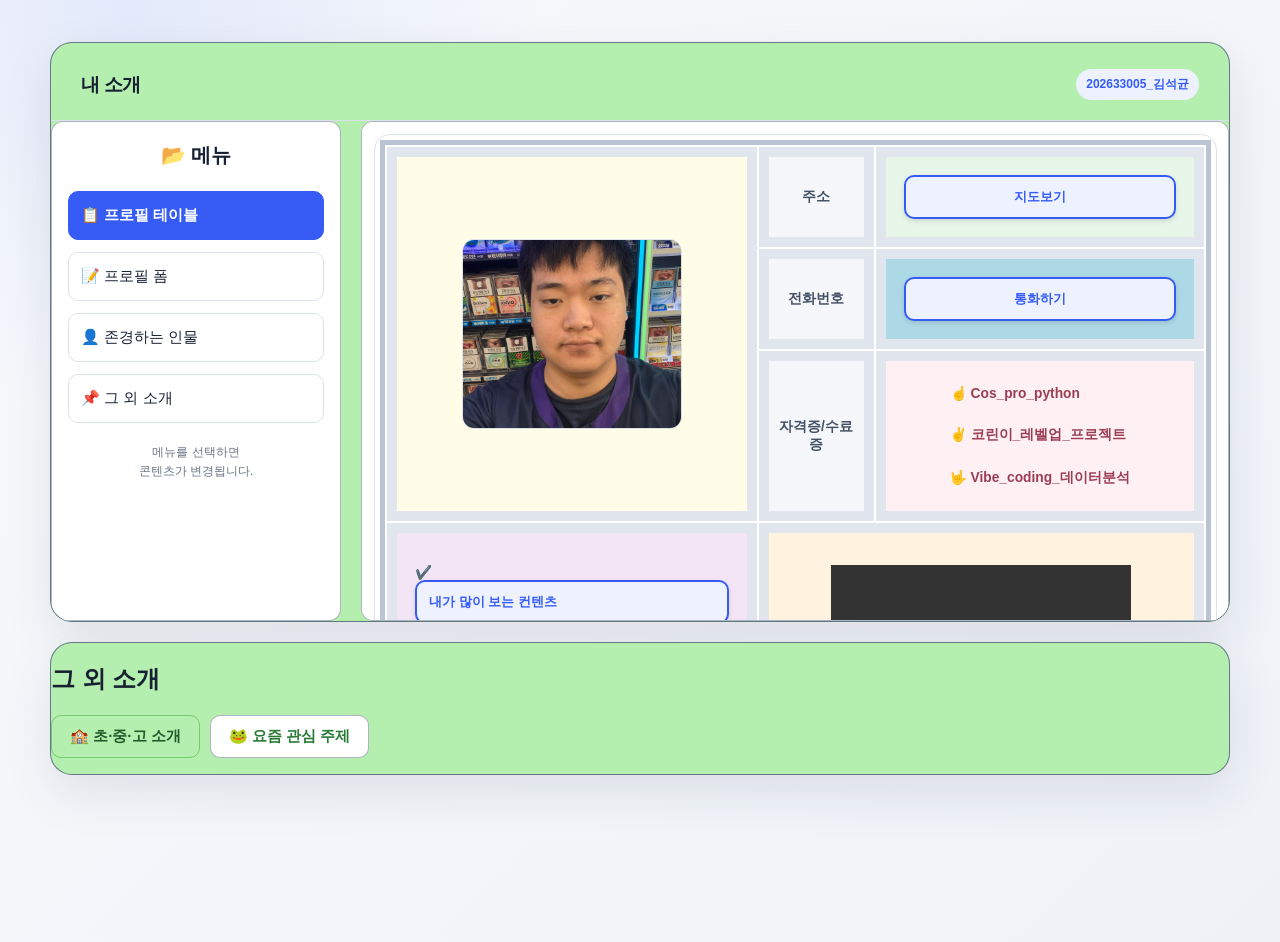
<file: web_project_updated/web_project_updated/web_project/index.html>
<!DOCTYPE html>
<html lang="ko">
<head>
<meta charset="UTF-8">
<meta name="viewport" content="width=device-width, initial-scale=1.0">
<title>202633005_김석균 | 내 소개 & Profile</title>
<link rel="stylesheet" href="style.css">
</head>
<body>
<main class="page">
<section class="card intro-card">
  <div class="intro-head">
    <h2>내 소개</h2>
    <span class="student-id">202633005_김석균</span>
  </div>
  <div class="intro-layout">
    <div class="menu-box">
      <iframe src="iframe/menu.html" title="페이지 메뉴" style="width:100%; height:100%; border:0;"></iframe>
    </div>
    <div class="content-box">
      <iframe id="profileTableContent" src="content-box/profile-table.html" title="프로필 테이블" style="display:block; width:100%; height:100%; border:0;"></iframe>
      <iframe id="profileFormContent" src="content-box/profile-form.html" title="프로필 폼" style="display:none; width:100%; height:100%; border:0;"></iframe>
      <iframe id="ahnContent" src="content-box/model.html" title="나의 롤모델" style="display:none; width:100%; height:100%; border:0;"></iframe>
    </div>
  </div>
</section>


<section class="card other-intro-section" id="otherIntroSection">
    <h2>그 외 소개</h2>

    <div class="extra-menu">
        <button type="button" class="extra-button active" data-extra-page="schools">
            🏫 초·중·고 소개
        </button>

        <button type="button" class="extra-button" data-extra-page="frog">
            🐸 요즘 관심 주제
        </button>
    </div>

    <div id="extraContentBox" class="extra-content-box" hidden>
        <iframe
            id="extraContentFrame"
            title="초중고 소개"
        ></iframe>
    </div>
</section>


</main>
<script>
window.addEventListener("message", function (event) {
    if (!event.data || event.data.type !== "showPage") return;

    const page = event.data.page;

    // 추가 소개 메뉴 처리
    if (page === "extra") {
        const section = document.getElementById("otherIntroSection");
        const contentBox = document.getElementById("extraContentBox");

        if (!section || !contentBox) return;

        contentBox.hidden = false;

        requestAnimationFrame(function () {
            section.scrollIntoView({
                behavior: "smooth",
                block: "start"
            });
        });

        return;
    }

    // 기존 프로필 메뉴 처리
    const pages = {
        "profile-table": document.getElementById("profileTableContent"),
        "profile-form": document.getElementById("profileFormContent"),
        "ahn": document.getElementById("ahnContent")
    };

    if (!pages[page]) return;

    Object.values(pages).forEach(function (frame) {
        frame.style.display = "none";
    });

    pages[page].style.display = "block";

    document.querySelector(".content-box").scrollIntoView({
        behavior: "smooth",
        block: "start"
    });
});

const extraSection = document.getElementById("otherIntroSection");
const extraContentBox = document.getElementById("extraContentBox");
const extraContentFrame = document.getElementById("extraContentFrame");

const extraButtons = document.querySelectorAll("[data-extra-page]");

const extraPages = {
    schools: {
        src: "content-box/schools.html",
        title: "초·중·고 소개"
    },
    frog: {
        src: "content-box/frog_boys_case.html",
        title: "개구리 소년 실종 사건"
    }
};

extraButtons.forEach(function (button) {
    button.addEventListener("click", function () {
        const page = extraPages[button.dataset.extraPage];

        if (!page) return;

        // 콘텐츠 영역 표시
        extraContentBox.hidden = false;

        // 선택한 HTML 파일을 처음으로 불러오거나 다른 페이지로 교체
        if (extraContentFrame.getAttribute("src") !== page.src) {
            extraContentFrame.src = page.src;
        }

        extraContentFrame.title = page.title;

        // 선택된 버튼의 디자인 변경
        extraButtons.forEach(function (item) {
            item.classList.remove("active");
        });

        button.classList.add("active");

        // 그 외 소개 영역으로 부드럽게 이동
        requestAnimationFrame(function () {
            extraSection.scrollIntoView({
                behavior: "smooth",
                block: "start"
            });
        });
    });
});

</script>
</body>
</html>
</file>
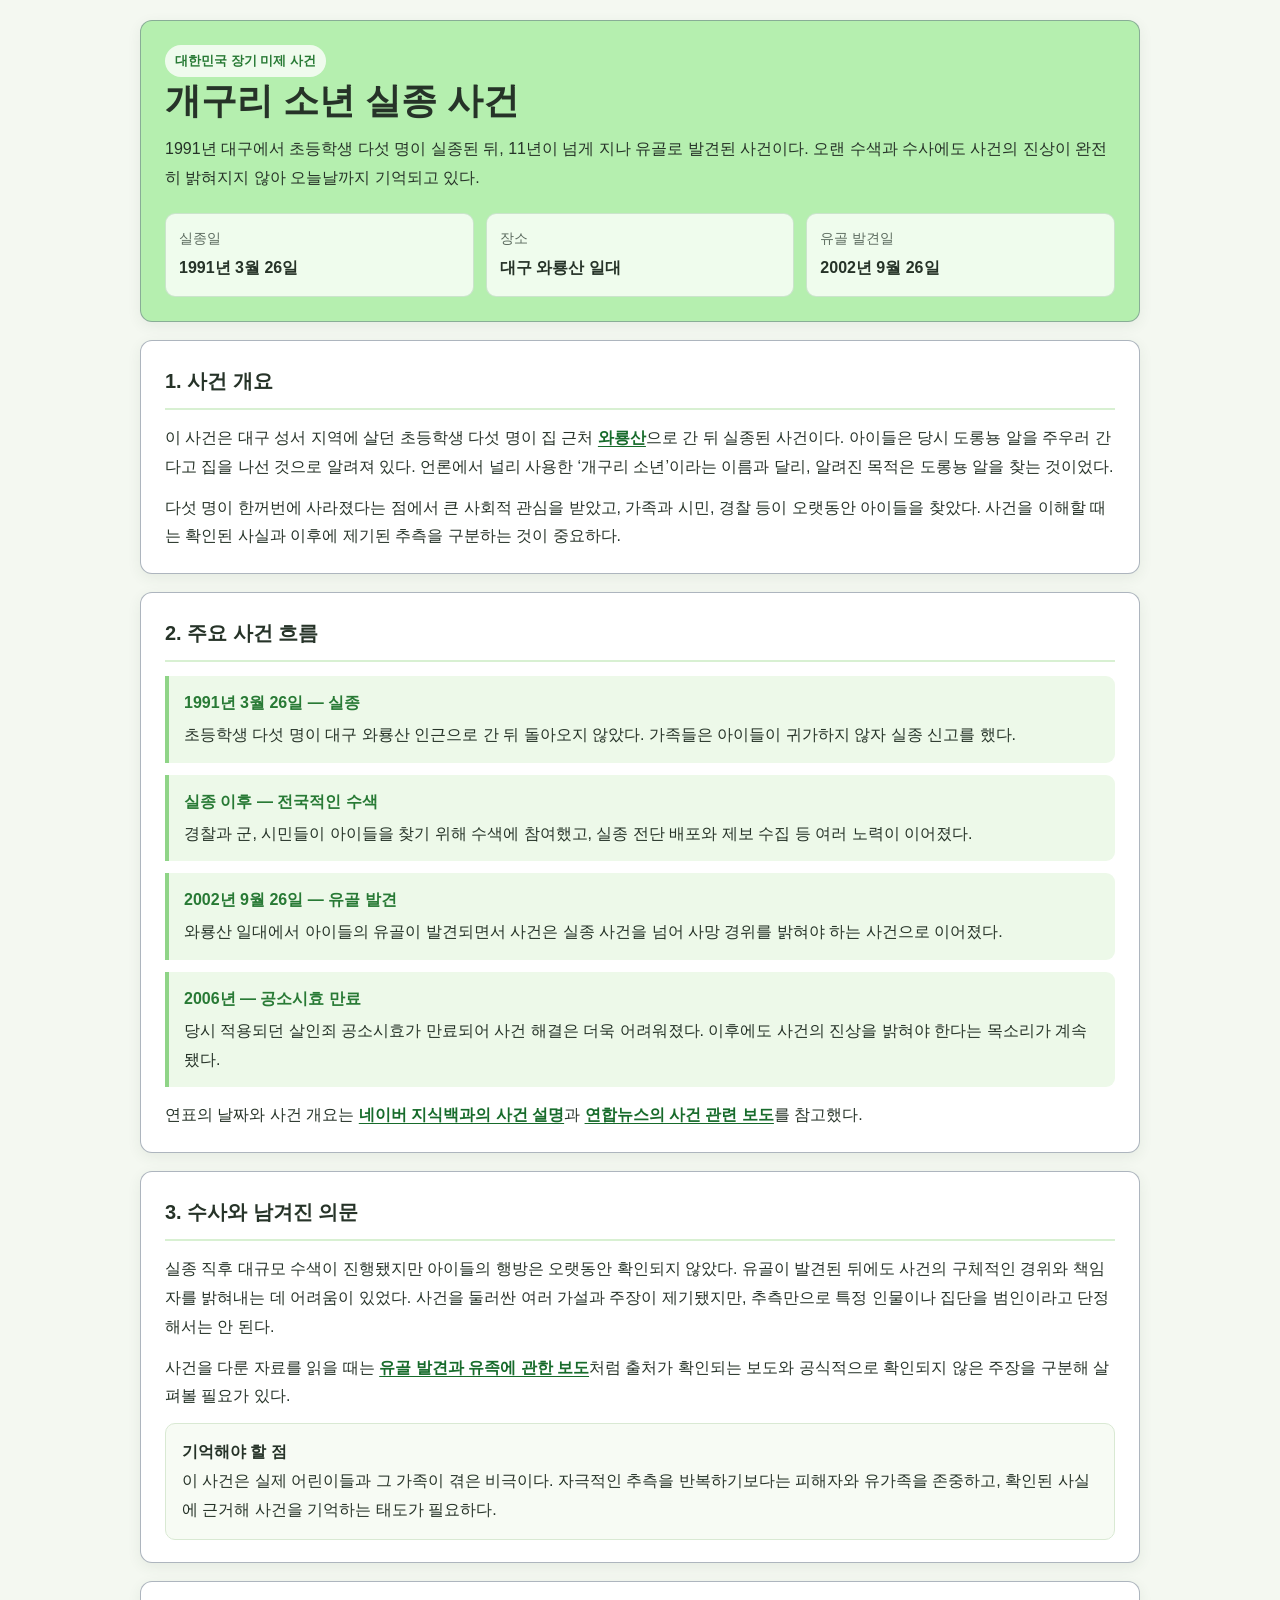
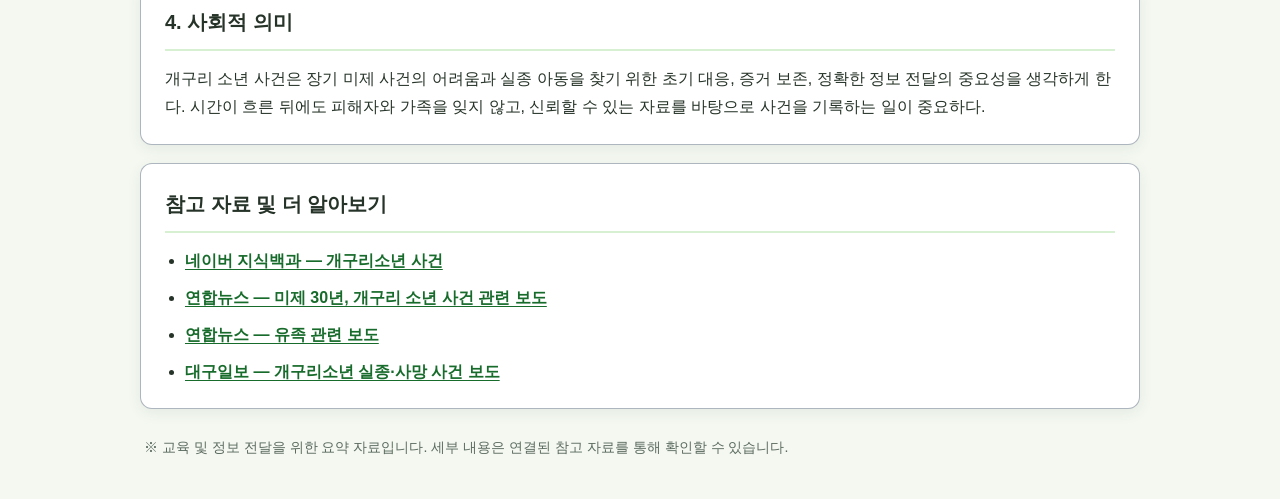
<file: web_project_updated/web_project_updated/web_project/content-box/frog_boys_case.html>
<!DOCTYPE html>
<html lang="ko">
<head>
<meta charset="UTF-8">
<meta name="viewport" content="width=device-width, initial-scale=1.0">
<title>개구리 소년 실종 사건</title>
<style>
:root{--green:#b5efaf;--dark:#287a35;--soft:#edf9e9;--text:#263328;--muted:#5c6b5f;--border:rgba(93,108,127,.5);--radius:12px}
*{box-sizing:border-box}
html{scroll-behavior:smooth}
body{margin:0;padding:20px;background:#f4f8f1;color:var(--text);font-family:"Malgun Gothic","Apple SD Gothic Neo",sans-serif;line-height:1.8;overflow-wrap:break-word}
main{max-width:1000px;margin:0 auto}
.hero,.card,.sources{background:#fff;border:1px solid var(--border);border-radius:var(--radius);box-shadow:0 4px 14px rgba(48,77,48,.08);overflow:hidden;margin-bottom:18px}
.hero{background:var(--green);padding:24px}
.tag{display:inline-block;margin:0 0 8px;padding:4px 10px;border-radius:999px;background:#ffffffc7;color:var(--dark);font-size:.82rem;font-weight:700}
h1{margin:0 0 10px;font-size:clamp(1.6rem,4vw,2.25rem);line-height:1.35}
.hero p{margin:0}
.facts{display:grid;grid-template-columns:repeat(3,minmax(0,1fr));gap:12px;margin-top:20px}
.fact{padding:13px;background:#ffffffc7;border:1px solid #287a352e;border-radius:10px}
.fact span{display:block;color:var(--muted);font-size:.85rem}.fact strong{display:block;margin-top:3px}
.card,.sources{padding:22px 24px}
h2{margin:0 0 14px;padding-bottom:9px;border-bottom:2px solid #d8f0d2;font-size:1.25rem}
h3{margin:20px 0 8px;color:var(--dark);font-size:1.05rem}
p{margin:0 0 12px}p:last-child{margin-bottom:0}
a{color:#176b2b;font-weight:600;text-decoration:underline;text-underline-offset:3px}
a:hover,a:focus{color:#0d421a;background:#e8f8e4;outline-offset:3px}
.timeline{display:grid;gap:12px;margin:0;padding:0;list-style:none}
.timeline li{padding:13px 15px;border-left:4px solid #8fd487;border-radius:0 9px 9px 0;background:var(--soft)}
.timeline time{display:block;margin-bottom:3px;color:var(--dark);font-weight:700}
.notice{padding:14px 16px;background:#f7fbf4;border:1px solid #d9e9d3;border-radius:10px}
.sources ul{margin:0;padding-left:20px}.sources li+li{margin-top:8px}
.note{padding:8px 4px 18px;color:var(--muted);font-size:.88rem}
@media(max-width:650px){body{padding:12px}.hero,.card,.sources{padding:18px}.facts{grid-template-columns:1fr}}
</style>
</head>
<body>
<main>
<header class="hero">
<p class="tag">대한민국 장기 미제 사건</p>
<h1>개구리 소년 실종 사건</h1>
<p>1991년 대구에서 초등학생 다섯 명이 실종된 뒤, 11년이 넘게 지나 유골로 발견된 사건이다. 오랜 수색과 수사에도 사건의 진상이 완전히 밝혀지지 않아 오늘날까지 기억되고 있다.</p>
<div class="facts" aria-label="사건 주요 정보">
<div class="fact"><span>실종일</span><strong>1991년 3월 26일</strong></div>
<div class="fact"><span>장소</span><strong>대구 와룡산 일대</strong></div>
<div class="fact"><span>유골 발견일</span><strong>2002년 9월 26일</strong></div>
</div>
</header>
<section class="card" id="overview">
<h2>1. 사건 개요</h2>
<p>이 사건은 대구 성서 지역에 살던 초등학생 다섯 명이 집 근처 <a href="https://terms.naver.com/entry.naver?categoryId=43667&amp;cid=43667&amp;docId=65746" target="_blank" rel="noopener noreferrer">와룡산</a>으로 간 뒤 실종된 사건이다. 아이들은 당시 도롱뇽 알을 주우러 간다고 집을 나선 것으로 알려져 있다. 언론에서 널리 사용한 ‘개구리 소년’이라는 이름과 달리, 알려진 목적은 도롱뇽 알을 찾는 것이었다.</p>
<p>다섯 명이 한꺼번에 사라졌다는 점에서 큰 사회적 관심을 받았고, 가족과 시민, 경찰 등이 오랫동안 아이들을 찾았다. 사건을 이해할 때는 확인된 사실과 이후에 제기된 추측을 구분하는 것이 중요하다.</p>
</section>
<section class="card" id="timeline">
<h2>2. 주요 사건 흐름</h2>
<ol class="timeline">
<li><time datetime="1991-03-26">1991년 3월 26일 — 실종</time>초등학생 다섯 명이 대구 와룡산 인근으로 간 뒤 돌아오지 않았다. 가족들은 아이들이 귀가하지 않자 실종 신고를 했다.</li>
<li><time>실종 이후 — 전국적인 수색</time>경찰과 군, 시민들이 아이들을 찾기 위해 수색에 참여했고, 실종 전단 배포와 제보 수집 등 여러 노력이 이어졌다.</li>
<li><time datetime="2002-09-26">2002년 9월 26일 — 유골 발견</time>와룡산 일대에서 아이들의 유골이 발견되면서 사건은 실종 사건을 넘어 사망 경위를 밝혀야 하는 사건으로 이어졌다.</li>
<li><time datetime="2006-03-26">2006년 — 공소시효 만료</time>당시 적용되던 살인죄 공소시효가 만료되어 사건 해결은 더욱 어려워졌다. 이후에도 사건의 진상을 밝혀야 한다는 목소리가 계속됐다.</li>
</ol>
<p style="margin-top:14px">연표의 날짜와 사건 개요는 <a href="https://terms.naver.com/entry.naver?categoryId=43667&amp;cid=43667&amp;docId=65746" target="_blank" rel="noopener noreferrer">네이버 지식백과의 사건 설명</a>과 <a href="https://www.yna.co.kr/view/AKR20210325129300053" target="_blank" rel="noopener noreferrer">연합뉴스의 사건 관련 보도</a>를 참고했다.</p>
</section>
<section class="card" id="investigation">
<h2>3. 수사와 남겨진 의문</h2>
<p>실종 직후 대규모 수색이 진행됐지만 아이들의 행방은 오랫동안 확인되지 않았다. 유골이 발견된 뒤에도 사건의 구체적인 경위와 책임자를 밝혀내는 데 어려움이 있었다. 사건을 둘러싼 여러 가설과 주장이 제기됐지만, 추측만으로 특정 인물이나 집단을 범인이라고 단정해서는 안 된다.</p>
<p>사건을 다룬 자료를 읽을 때는 <a href="https://www.yna.co.kr/view/AKR20220423021700053" target="_blank" rel="noopener noreferrer">유골 발견과 유족에 관한 보도</a>처럼 출처가 확인되는 보도와 공식적으로 확인되지 않은 주장을 구분해 살펴볼 필요가 있다.</p>
<div class="notice"><strong>기억해야 할 점</strong><p>이 사건은 실제 어린이들과 그 가족이 겪은 비극이다. 자극적인 추측을 반복하기보다는 피해자와 유가족을 존중하고, 확인된 사실에 근거해 사건을 기억하는 태도가 필요하다.</p></div>
</section>
<section class="card" id="significance">
<h2>4. 사회적 의미</h2>
<p>개구리 소년 사건은 장기 미제 사건의 어려움과 실종 아동을 찾기 위한 초기 대응, 증거 보존, 정확한 정보 전달의 중요성을 생각하게 한다. 시간이 흐른 뒤에도 피해자와 가족을 잊지 않고, 신뢰할 수 있는 자료를 바탕으로 사건을 기록하는 일이 중요하다.</p>
</section>
<section class="sources" id="sources">
<h2>참고 자료 및 더 알아보기</h2>
<ul>
<li><a href="https://terms.naver.com/entry.naver?categoryId=43667&amp;cid=43667&amp;docId=65746" target="_blank" rel="noopener noreferrer">네이버 지식백과 — 개구리소년 사건</a></li>
<li><a href="https://www.yna.co.kr/view/AKR20210325129300053" target="_blank" rel="noopener noreferrer">연합뉴스 — 미제 30년, 개구리 소년 사건 관련 보도</a></li>
<li><a href="https://www.yna.co.kr/view/AKR20220423021700053" target="_blank" rel="noopener noreferrer">연합뉴스 — 유족 관련 보도</a></li>
<li><a href="https://www.idaegu.com/news/articleView.html?idxno=381061" target="_blank" rel="noopener noreferrer">대구일보 — 개구리소년 실종·사망 사건 보도</a></li>
</ul>
</section>
<p class="note">※ 교육 및 정보 전달을 위한 요약 자료입니다. 세부 내용은 연결된 참고 자료를 통해 확인할 수 있습니다.</p>
</main>
</body>
</html>
</file>
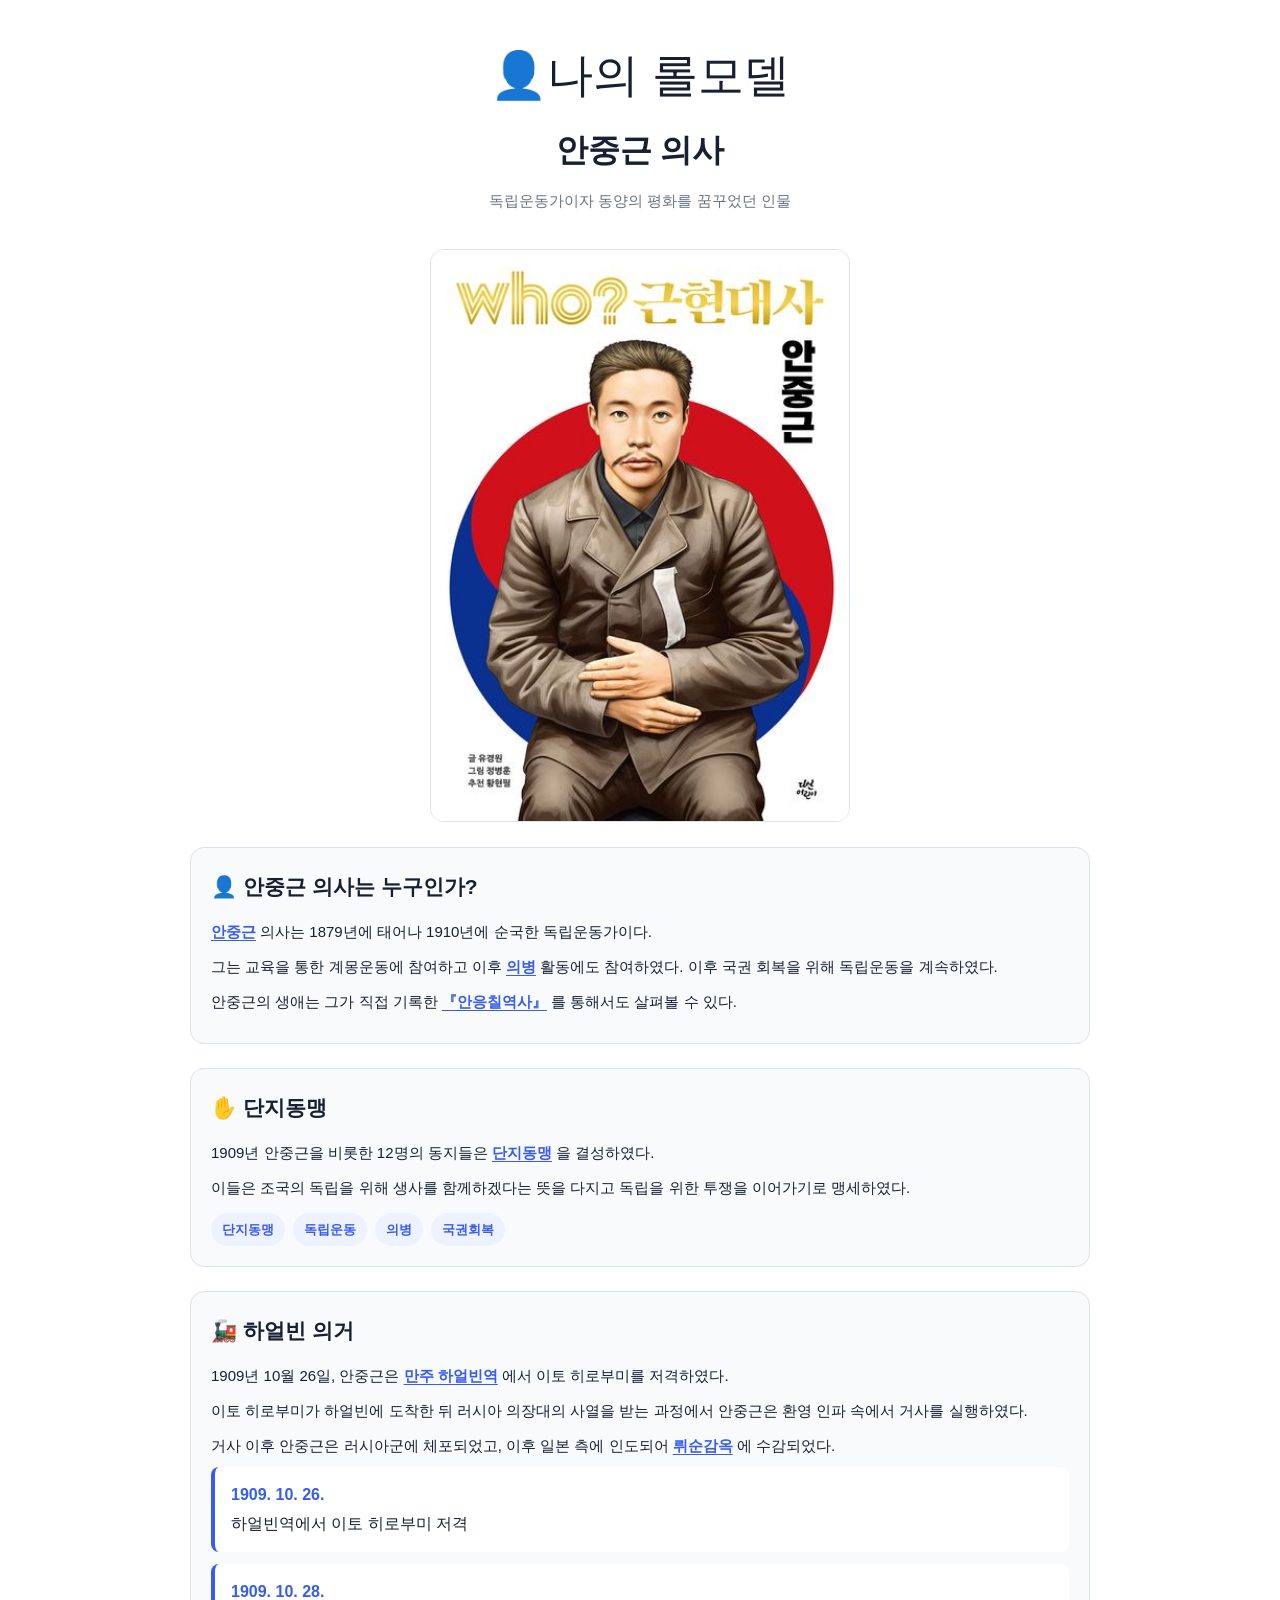
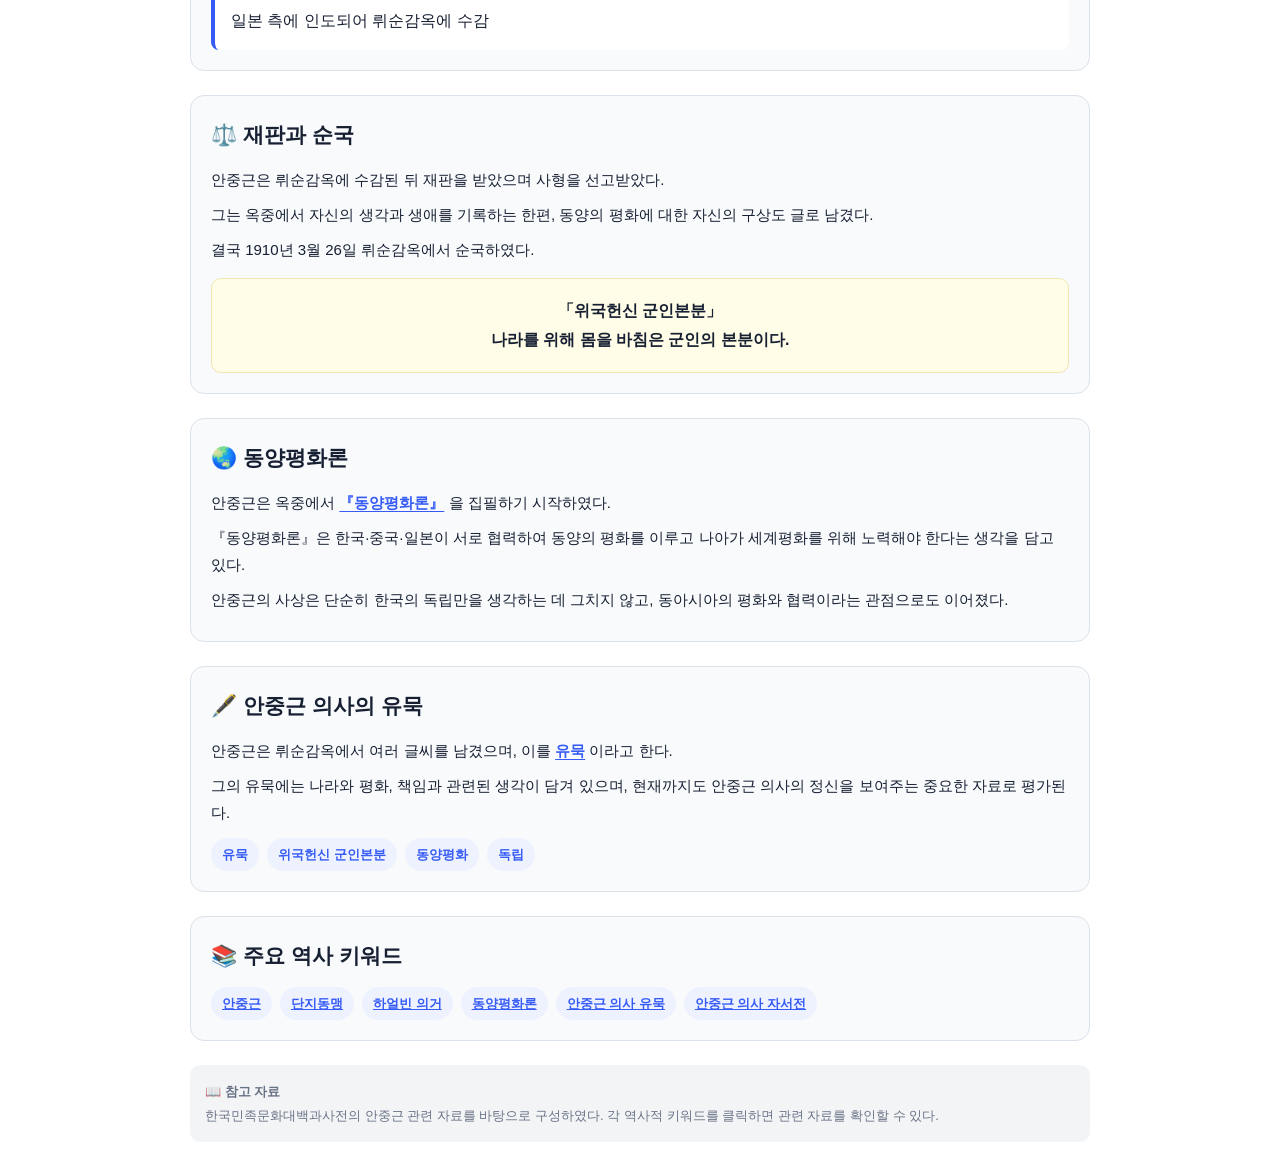
<file: web_project_updated/web_project_updated/web_project/content-box/model.html>
<!DOCTYPE html>
<html lang="ko">
<head>
    <meta charset="UTF-8">
    <meta name="viewport" content="width=device-width, initial-scale=1.0">
    <title>role-model-page</title>

    <style>
        * {
            box-sizing: border-box;
        }

        body {
            margin: 0;
            padding: 24px;
            font-family: "Noto Sans KR", Arial, sans-serif;
            color: #172033;
            background: #ffffff;
            line-height: 1.8;
        }

        .role-model-page {
            max-width: 900px;
            margin: 0 auto;
        }

        .hero {
            text-align: center;
            padding: 10px 10px 25px;
        }

        .hero h1 {
            margin: 0 0 8px;
            font-size: 32px;
            color: #172033;
        }

        .hero p {
            margin: 0;
            color: #697386;
            font-size: 15px;
        }

        .hero-icon {
            font-size: 46px;
            margin-bottom: 5px;
        }

        .history-image {
            width: 100%;
            max-width: 420px;
            display: block;
            margin: 10px auto 25px;
            border-radius: 14px;
            border: 1px solid #dce2ea;
        }

        .section {
            margin-bottom: 24px;
            padding: 20px;
            background: #f8fafc;
            border: 1px solid #dce2ea;
            border-radius: 14px;
        }

        .section h2 {
            margin: 0 0 12px;
            font-size: 21px;
            color: #172033;
        }

        .section h2 span {
            margin-right: 6px;
        }

        .section p {
            margin: 8px 0;
            font-size: 15px;
        }

        .keyword {
            color: #365cf5;
            font-weight: 700;
            text-decoration: underline;
            text-underline-offset: 3px;
        }

        .timeline {
            display: grid;
            gap: 12px;
        }

        .timeline-item {
            padding: 14px 16px;
            background: #ffffff;
            border-left: 4px solid #365cf5;
            border-radius: 8px;
        }

        .timeline-year {
            font-weight: 700;
            color: #365cf5;
        }

        .quote-box {
            margin-top: 15px;
            padding: 18px;
            background: #fffde7;
            border-radius: 10px;
            border: 1px solid #eee8b0;
            text-align: center;
            font-weight: 700;
        }

        .keyword-list {
            display: flex;
            flex-wrap: wrap;
            gap: 8px;
            margin-top: 12px;
        }

        .keyword-tag {
            display: inline-block;
            padding: 5px 11px;
            background: #eef2ff;
            color: #365cf5;
            border-radius: 20px;
            font-size: 13px;
            font-weight: 600;
        }

        .source-box {
            padding: 15px;
            background: #f3f4f6;
            border-radius: 10px;
            font-size: 13px;
            color: #697386;
        }

        .source-box a {
            color: #365cf5;
            text-decoration: none;
        }

        .source-box a:hover {
            text-decoration: underline;
        }

        @media (max-width: 700px) {
            body {
                padding: 15px;
            }

            .hero h1 {
                font-size: 26px;
            }

            .section {
                padding: 16px;
            }

            .section h2 {
                font-size: 19px;
            }
        }
    </style>
</head>

<body>

<div class="role-model-page">

    <header class="hero">
        <div class="hero-icon">👤나의 롤모델</div>
        <h1>안중근 의사</h1>
        <p>독립운동가이자 동양의 평화를 꿈꾸었던 인물</p>
    </header>

    <img
        src="../image/model.jpg"
        alt="안중근 의사 관련 자료"
        class="history-image"
    >

    <section class="section">
        <h2><span>👤</span>안중근 의사는 누구인가?</h2>

        <p>
            <a class="keyword"
               href="https://encykorea.aks.ac.kr/Article/E0035026"
               target="_blank"
               rel="noopener noreferrer">안중근</a>
            의사는 1879년에 태어나 1910년에 순국한 독립운동가이다.
        </p>

        <p>
            그는 교육을 통한 계몽운동에 참여하고 이후
            <a class="keyword"
               href="https://namu.wiki/w/%EC%9D%98%EB%B3%91"
               target="_blank"
               rel="noopener noreferrer">의병</a>
            활동에도 참여하였다.
            이후 국권 회복을 위해 독립운동을 계속하였다.
        </p>

        <p>
            안중근의 생애는 그가 직접 기록한
            <a class="keyword"
               href="https://encykorea.aks.ac.kr/Article/E0035030"
               target="_blank"
               rel="noopener noreferrer">『안응칠역사』</a>
            를 통해서도 살펴볼 수 있다.
        </p>
    </section>

    <section class="section">
        <h2><span>✋</span>단지동맹</h2>

        <p>
            1909년 안중근을 비롯한 12명의 동지들은
            <a class="keyword"
               href="https://encykorea.aks.ac.kr/Article/E0066338"
               target="_blank"
               rel="noopener noreferrer">단지동맹</a>
            을 결성하였다.
        </p>

        <p>
            이들은 조국의 독립을 위해 생사를 함께하겠다는 뜻을 다지고
            독립을 위한 투쟁을 이어가기로 맹세하였다.
        </p>

        <div class="keyword-list">
            <span class="keyword-tag">단지동맹</span>
            <span class="keyword-tag">독립운동</span>
            <span class="keyword-tag">의병</span>
            <span class="keyword-tag">국권회복</span>
        </div>
    </section>

    <section class="section">
        <h2><span>🚂</span>하얼빈 의거</h2>

        <p>
            1909년 10월 26일, 안중근은
            <a class="keyword"
               href="https://encykorea.aks.ac.kr/Article/E0046347"
               target="_blank"
               rel="noopener noreferrer">만주 하얼빈역</a>
            에서 이토 히로부미를 저격하였다.
        </p>

        <p>
            이토 히로부미가 하얼빈에 도착한 뒤 러시아 의장대의 사열을 받는 과정에서
            안중근은 환영 인파 속에서 거사를 실행하였다.
        </p>

        <p>
            거사 이후 안중근은 러시아군에 체포되었고,
            이후 일본 측에 인도되어
            <a class="keyword"
               href="https://namu.wiki/w/%EB%A4%BC%EC%88%9C%EA%B0%90%EC%98%A5"
               target="_blank"
               rel="noopener noreferrer">뤼순감옥</a>
            에 수감되었다.
        </p>

        <div class="timeline">
            <div class="timeline-item">
                <span class="timeline-year">1909. 10. 26.</span><br>
                하얼빈역에서 이토 히로부미 저격
            </div>

            <div class="timeline-item">
                <span class="timeline-year">1909. 10. 28.</span><br>
                일본 측에 인도되어 뤼순감옥에 수감
            </div>
        </div>
    </section>

    <section class="section">
        <h2><span>⚖️</span>재판과 순국</h2>

        <p>
            안중근은 뤼순감옥에 수감된 뒤 재판을 받았으며
            사형을 선고받았다.
        </p>

        <p>
            그는 옥중에서 자신의 생각과 생애를 기록하는 한편,
            동양의 평화에 대한 자신의 구상도 글로 남겼다.
        </p>

        <p>
            결국 1910년 3월 26일 뤼순감옥에서 순국하였다.
        </p>

        <div class="quote-box">
            「위국헌신 군인본분」<br>
            나라를 위해 몸을 바침은 군인의 본분이다.
        </div>
    </section>

    <section class="section">
        <h2><span>🌏</span>동양평화론</h2>

        <p>
            안중근은 옥중에서
            <a class="keyword"
               href="https://encykorea.aks.ac.kr/Article/E0016677"
               target="_blank"
               rel="noopener noreferrer">『동양평화론』</a>
            을 집필하기 시작하였다.
        </p>

        <p>
            『동양평화론』은 한국·중국·일본이 서로 협력하여
            동양의 평화를 이루고 나아가 세계평화를 위해 노력해야 한다는
            생각을 담고 있다.
        </p>

        <p>
            안중근의 사상은 단순히 한국의 독립만을 생각하는 데 그치지 않고,
            동아시아의 평화와 협력이라는 관점으로도 이어졌다.
        </p>
    </section>

    <section class="section">
        <h2><span>🖋️</span>안중근 의사의 유묵</h2>

        <p>
            안중근은 뤼순감옥에서 여러 글씨를 남겼으며,
            이를
            <a class="keyword"
               href="https://encykorea.aks.ac.kr/Article/E0035029"
               target="_blank"
               rel="noopener noreferrer">유묵</a>
            이라고 한다.
        </p>

        <p>
            그의 유묵에는 나라와 평화, 책임과 관련된 생각이 담겨 있으며,
            현재까지도 안중근 의사의 정신을 보여주는 중요한 자료로 평가된다.
        </p>

        <div class="keyword-list">
            <span class="keyword-tag">유묵</span>
            <span class="keyword-tag">위국헌신 군인본분</span>
            <span class="keyword-tag">동양평화</span>
            <span class="keyword-tag">독립</span>
        </div>
    </section>

    <section class="section">
        <h2><span>📚</span>주요 역사 키워드</h2>

        <div class="keyword-list">
            <a class="keyword-tag"
               href="https://encykorea.aks.ac.kr/Article/E0035026"
               target="_blank"
               rel="noopener noreferrer">안중근</a>

            <a class="keyword-tag"
               href="https://encykorea.aks.ac.kr/Article/E0066338"
               target="_blank"
               rel="noopener noreferrer">단지동맹</a>

            <a class="keyword-tag"
               href="https://encykorea.aks.ac.kr/Article/E0046347"
               target="_blank"
               rel="noopener noreferrer">하얼빈 의거</a>

            <a class="keyword-tag"
               href="https://encykorea.aks.ac.kr/Article/E0016677"
               target="_blank"
               rel="noopener noreferrer">동양평화론</a>

            <a class="keyword-tag"
               href="https://encykorea.aks.ac.kr/Article/E0035029"
               target="_blank"
               rel="noopener noreferrer">안중근 의사 유묵</a>

            <a class="keyword-tag"
               href="https://encykorea.aks.ac.kr/Article/E0035030"
               target="_blank"
               rel="noopener noreferrer">안중근 의사 자서전</a>
        </div>
    </section>

    <div class="source-box">
        <strong>📖 참고 자료</strong><br>
        한국민족문화대백과사전의 안중근 관련 자료를 바탕으로 구성하였다.
        각 역사적 키워드를 클릭하면 관련 자료를 확인할 수 있다.
    </div>

</div>

</body>
</html>
</file>
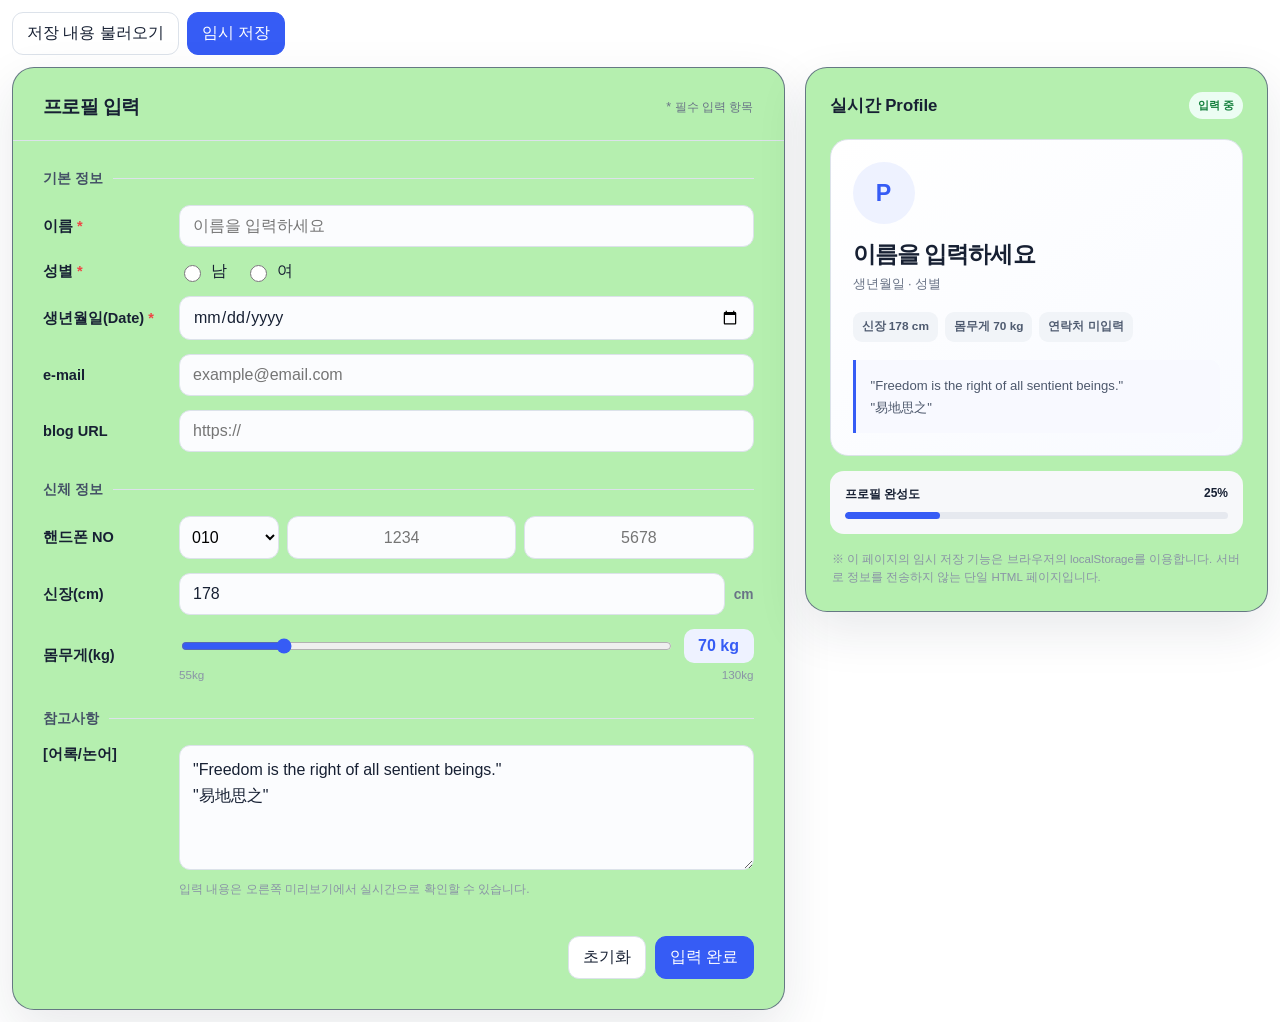
<file: web_project_updated/web_project_updated/web_project/content-box/profile-form.html>
<!DOCTYPE html>
<html lang="ko">
<head>
<meta charset="UTF-8">
<meta name="viewport" content="width=device-width, initial-scale=1.0">
<title>프로필 폼</title>
<link rel="stylesheet" href="../style.css">
<style>
html, body { min-height: 100%; }
body { min-height: 0; padding: 12px; background: #fff; overflow-y: auto; }
.page { width: 100%; margin: 0; }
.topbar { margin-bottom: 12px; }
.layout { align-items: start; }
.profile-card, .preview { min-width: 0; }
</style>
</head>
<body>
<main class="page">
<section class="topbar">

  <div class="actions">
    <button type="button" class="ghost" id="loadBtn">저장 내용 불러오기</button>
    <button type="button" class="primary" id="saveBtn">임시 저장</button>
  </div>
</section>
<section class="layout">

  <article class="card profile-card">

    <div class="card-head">
      <h2>프로필 입력</h2>
      <span class="required-note">* 필수 입력 항목</span>
    </div>

    <form id="profileForm">

      <section class="section">

        <h3 class="section-title">기본 정보</h3>

        <div class="field">
          <label for="name" class="required">이름</label>
          <input id="name"
                 name="name"
                 type="text"
                 placeholder="이름을 입력하세요"
                 required
                 autocomplete="name">
        </div>

        <div class="field">
          <label class="required">성별</label>

          <div class="gender">

            <label class="radio">
              <input type="radio"
                     name="gender"
                     value="남"
                     required>
              남
            </label>

            <label class="radio">
              <input type="radio"
                     name="gender"
                     value="여">
              여
            </label>

          </div>
        </div>

        <div class="field">
          <label for="birth" class="required">생년월일(Date)</label>
          <input id="birth"
                 name="birth"
                 type="date"
                 required>
        </div>

        <div class="field">
          <label for="email">e-mail</label>
          <input id="email"
                 name="email"
                 type="email"
                 placeholder="example@email.com"
                 autocomplete="email">
        </div>

        <div class="field">
          <label for="blog">blog URL</label>
          <input id="blog"
                 name="blog"
                 type="url"
                 placeholder="https://">
        </div>

      </section>

      <section class="section">

        <h3 class="section-title">신체 정보</h3>

        <div class="field">

          <label for="phone1">핸드폰 NO</label>

          <div class="phone">

            <select id="phone1"
                    name="phone1"
                    aria-label="휴대전화 앞자리">

              <option>010</option>
              <option>011</option>
              <option>016</option>
              <option>017</option>
              <option>018</option>
              <option>019</option>

            </select>

            <input id="phone2"
                   name="phone2"
                   type="tel"
                   inputmode="numeric"
                   maxlength="4"
                   placeholder="1234"
                   aria-label="휴대전화 중간자리">

            <input id="phone3"
                   name="phone3"
                   type="tel"
                   inputmode="numeric"
                   maxlength="4"
                   placeholder="5678"
                   aria-label="휴대전화 뒷자리">

          </div>

        </div>

        <div class="field">

          <label for="height">신장(cm)</label>

          <div class="unit">

            <input id="height"
                   name="height"
                   type="number"
                   min="100"
                   max="250"
                   step="1"
                   value="178">

            <span>cm</span>

          </div>

        </div>

        <div class="field">

          <label for="weight">몸무게(kg)</label>

          <div>

            <div class="range-wrap">

              <input id="weight"
                     name="weight"
                     type="range"
                     min="55"
                     max="130"
                     step="1"
                     value="70">

              <output id="weightValue"
                      class="range-value">
                70 kg
              </output>

            </div>

            <div class="range-meta">
              <span>55kg</span>
              <span>130kg</span>
            </div>

          </div>

        </div>

      </section>

      <section class="section">

        <h3 class="section-title">참고사항</h3>

        <div class="field" style="align-items:start">

          <label for="memo">[어록/논어]</label>

          <div>

            <textarea id="memo"
                      name="memo"
                      placeholder="자신을 소개하거나 참고할 내용을 입력하세요.">"Freedom is the right of all sentient beings."
"易地思之"
                    </textarea>                                                    

            <p class="hint">
              입력 내용은 오른쪽 미리보기에서 실시간으로 확인할 수 있습니다.
            </p>

          </div>

        </div>

      </section>

      <div class="bottom-actions">

        <button type="reset" id="resetBtn">
          초기화
        </button>

        <button type="button"
                class="primary"
                id="completeBtn">
          입력 완료
        </button>

      </div>

    </form>

  </article>

  <aside class="card preview">

    <div class="preview-top">

      <h2>실시간 Profile</h2>

      <span class="status" id="status">
        입력 대기
      </span>

    </div>

    <div class="mini-profile">
      
      <div class="avatar" id="avatar" img src="auto.jpg">
        
      </div>

      <h3 class="preview-name" id="previewName">
        이름을 입력하세요
      </h3>

      <p class="preview-meta" id="previewMeta">
        생년월일 · 성별
      </p>

      <div class="chips">

        <span class="chip" id="heightChip">
          신장 -- cm
        </span>

        <span class="chip" id="weightChip">
          몸무게 70 kg
        </span>

        <span class="chip" id="contactChip">
          연락처 미입력
        </span>

      </div>

      <p class="quote" id="previewMemo">
        참고사항이 여기에 표시됩니다.
      </p>

    </div>

    <div class="progress-box">

      <div class="progress-head">
        <span>프로필 완성도</span>
        <span id="progressText">0%</span>
      </div>

      <div class="progress">
        <span id="progressBar"></span>
      </div>

    </div>

    <p class="privacy">
      ※ 이 페이지의 임시 저장 기능은 브라우저의 localStorage를 이용합니다.
      서버로 정보를 전송하지 않는 단일 HTML 페이지입니다.
    </p>

  </aside>

</section>

</main>
<div class="toast" id="toast"></div>
<script src="../script.js"></script>
</body>
</html>
</file>
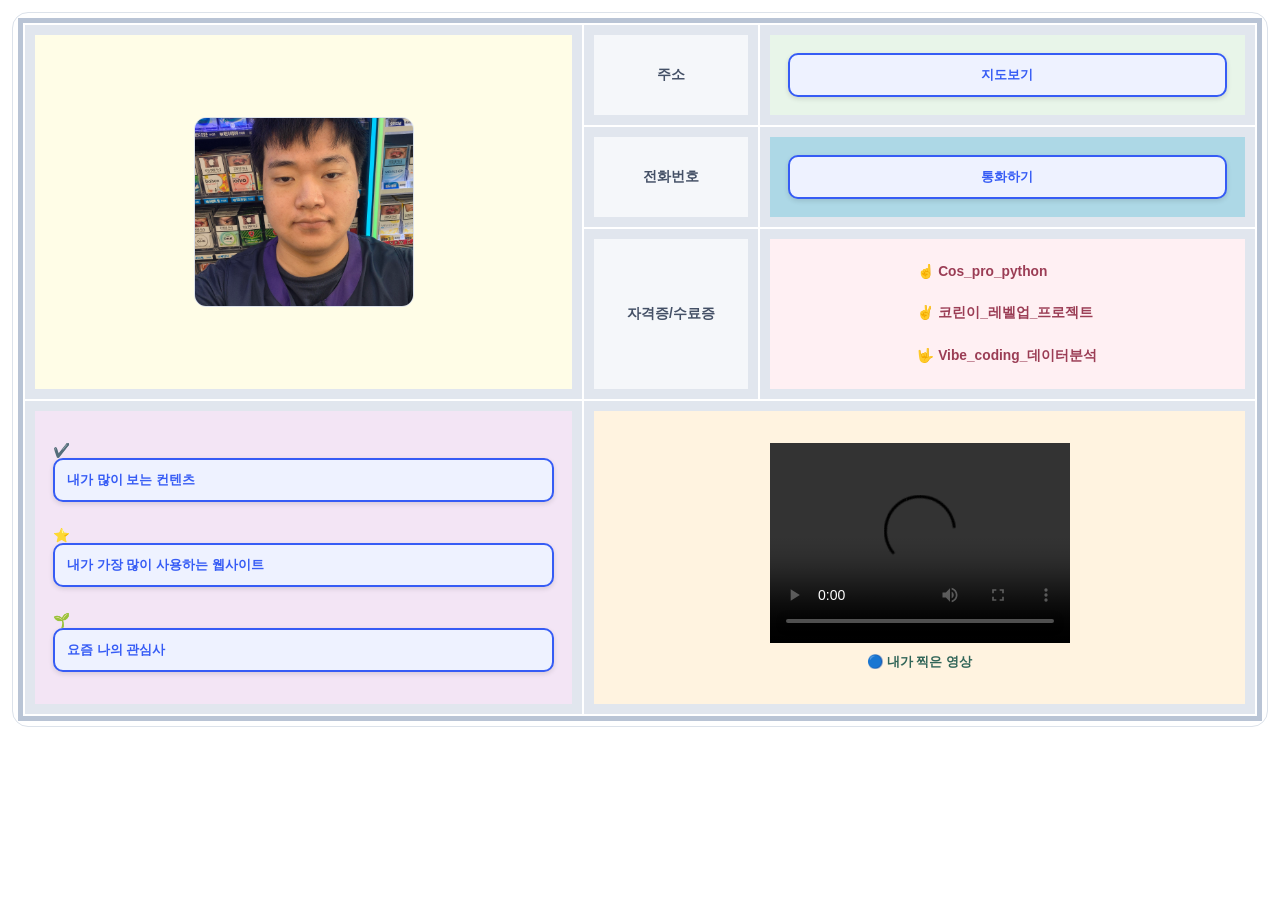
<file: web_project_updated/web_project_updated/web_project/content-box/profile-table.html>
<!DOCTYPE html>
<html lang="ko">
<head>
<meta charset="UTF-8">
<meta name="viewport" content="width=device-width, initial-scale=1.0">
<title>프로필 테이블</title>
<link rel="stylesheet" href="../style.css">
<style>
html, body { min-height: 100%; }
body { padding: 12px; background: #fff; }
.intro-table { width: 100%; }
</style>
</head>
<body>
<table class="intro-table" align="center" width="585"
            cellspacing="0" cellpadding="5">

      <tr>
        <td align="center">

          <table class="inner-table" width="100%" height="166"
                 border="1" bordercolor="#006600"
                 cellspacing="2" cellpadding="0">

            <colgroup>
              <col width="45%">
              <col width="14%">
              <col width="40%">
            </colgroup>

            <tr>

              <td rowspan="3" align="center" valign="middle" bgcolor="#FFFDE7">
                <img src="../image/my.jpg"
                     class="profile-photo"
                     align="center"
                     hspace="10"
                     vspace="10"
                     width="90%"
                     alt="김석균 프로필 사진">
              </td>

              <td class="label-cell" align="center" valign="middle">
                주소
              </td>
              
                <td class="value-cell" align="center" valign="middle" bgcolor="#E8F5E9">
                  <div class="favorite-links">
                  <a href="https://www.google.com/maps/dir/8Q58FGPH%2B7PPPWQG/%EC%A0%9C%EC%A3%BC%ED%8A%B9%EB%B3%84%EC%9E%90%EC%B9%98%EB%8F%84+%EC%A0%9C%EC%A3%BC%EC%8B%9C+%EC%9B%90%EB%82%A86%EA%B8%B8+40/data=!4m8!4m7!1m1!4e1!1m4!1m1!1s0x350cfc99273a5efd:0x8cd17e6adcc078d9!2m1!4s8Q58FGPH%2B7PPPWQG?entry=ttu&g_ep=EgoyMDI2MDkzMC4wIKXMDSoASAFQAw%3D%3D"
                                    target="_blank"
                                    rel="noopener noreferrer">
                                    지도보기
                  </div>                </a>
                </td>
            </tr> 

            <tr>

              <td class="label-cell" align="center" valign="middle">
                전화번호
              </td>

              <td class="value-cell" align="center" valign="middle" bgcolor="lightblue">
                <div class="favorite-links">
                <a href="tel:010-3658-1448">통화하기</a>
                </div>
              </td>

            </tr>

            <tr>

              <td class="label-cell" align="center" valign="middle">
                자격증/수료증
              </td>

<td colspan="2"
    class="certificate-cell"
    bgcolor="pink"
    align="center"
    valign="middle">
    <ul style="display: inline-block; text-align: left; list-style-type: none; padding: 0;">
        <li style="margin-bottom: 25px">☝️ Cos_pro_python</li>
        <li style="margin-bottom: 25px">✌️ 코린이_레벨업_프로젝트</li>
        <li>🤟 Vibe_coding_데이터분석</li>
    </ul>
</td>

            </tr>

            <tr>

              <td align="center" valign="middle" bgcolor="#F3E5F5">

                <div class="favorite-links">

                  <ul style="display: inline-block; text-align: left; list-style-type: none; padding: 0;">
                      <li style="margin-bottom: 25px;">✔️<a href="https://www.youtube.com/@kimwontvtv"
                                  target="_blank"
                                  rel="noopener noreferrer">
                                  내가 많이 보는 컨텐츠
                                </a></li>
                      <li style="margin-bottom: 25px;">⭐<a href="https://www.youtube.com"
                                  target="_blank"
                                  rel="noopener noreferrer">
                                  내가 가장 많이 사용하는 웹사이트
                                </a></li>
                      <li>🌱 <a href="https://namu.wiki/w/%EB%AF%B8%EC%A0%9C%EC%82%AC%EA%B1%B4"
                                  target="_blank"
                                  rel="noopener noreferrer">
                                  요즘 나의 관심사
                                </a> </li>
                  </ul>

                </div>

              </td>

              <td colspan="2" align="center" valign="middle" bgcolor="#FFF3E0">

                <div class="video-box">

                  <video width="300" height="200" controls>
                    <source src="../mine.mp4" type="video/mp4">
                  </video>

                  <span class="video-caption">
                    🔵 내가 찍은 영상
                  </span>

                </div>

              </td>

            </tr>

          </table>

        </td>
      </tr>

    </table>
</body>
</html>
</file>
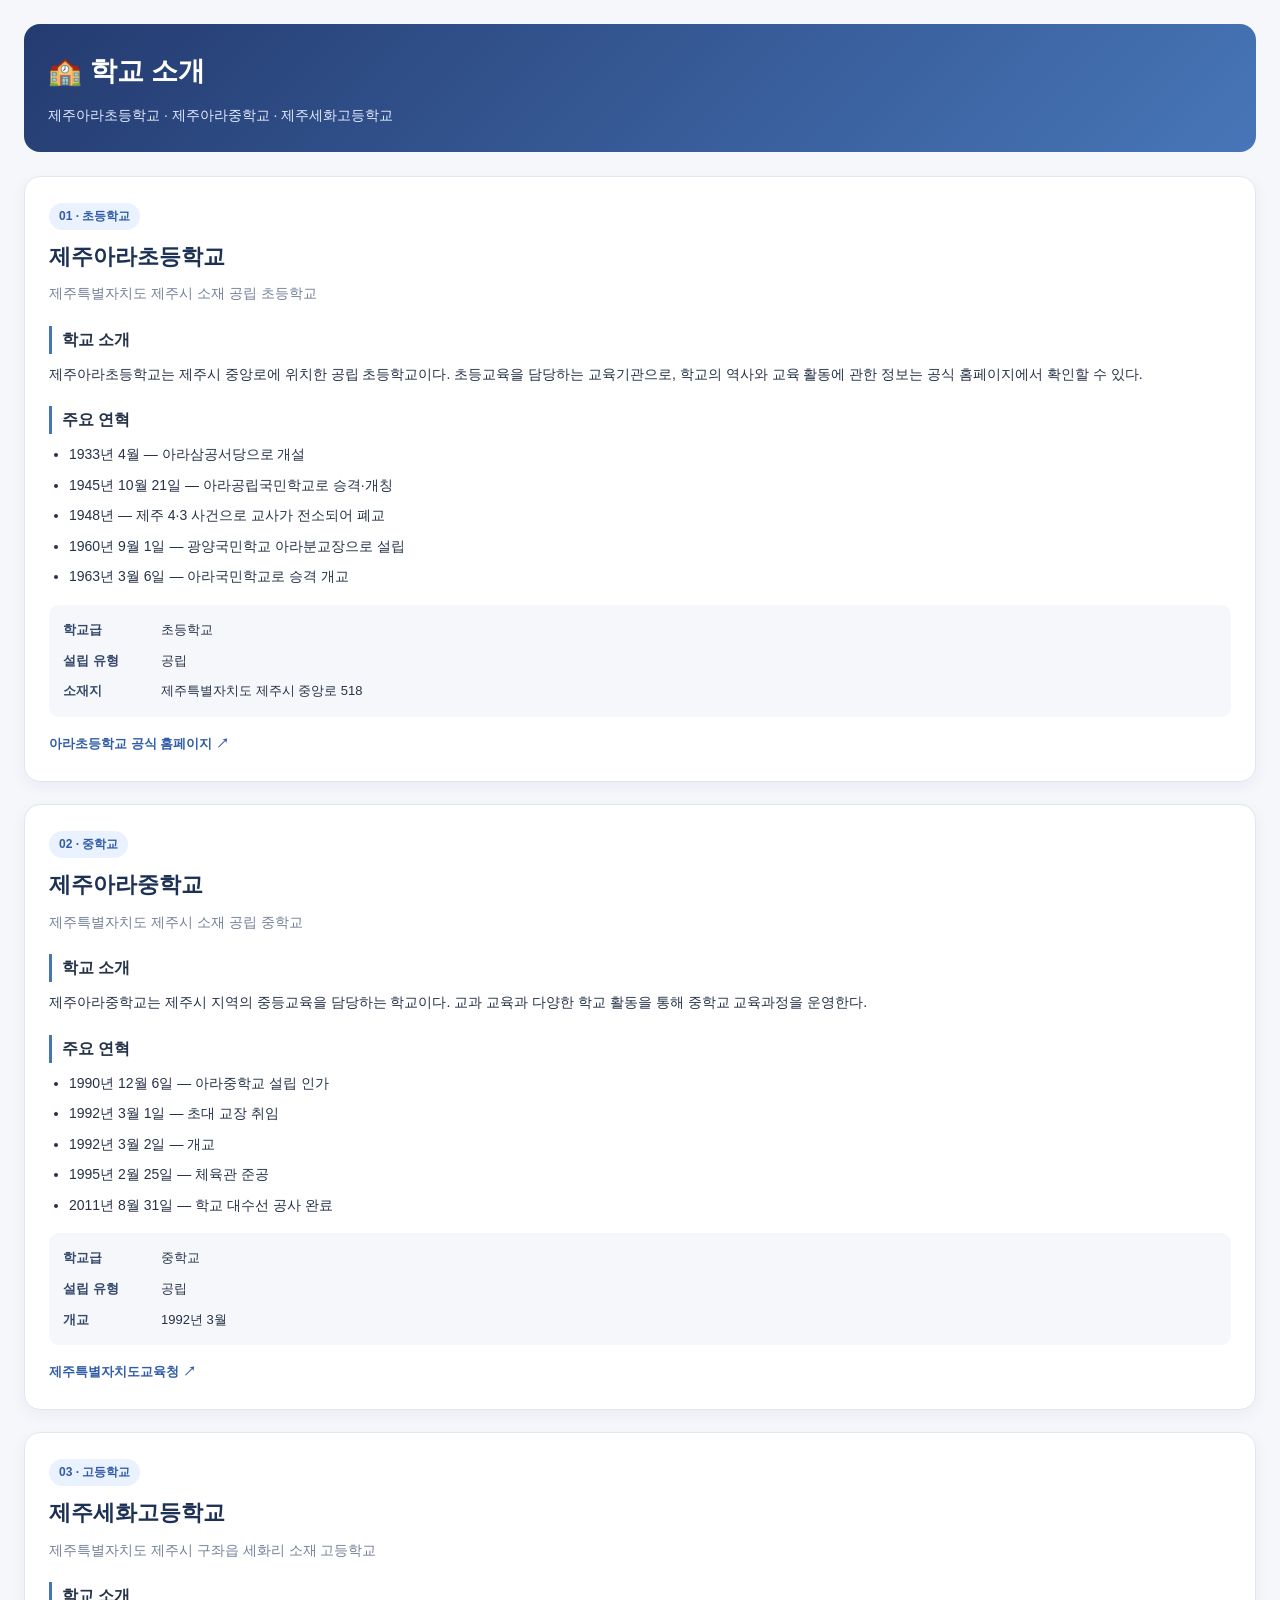
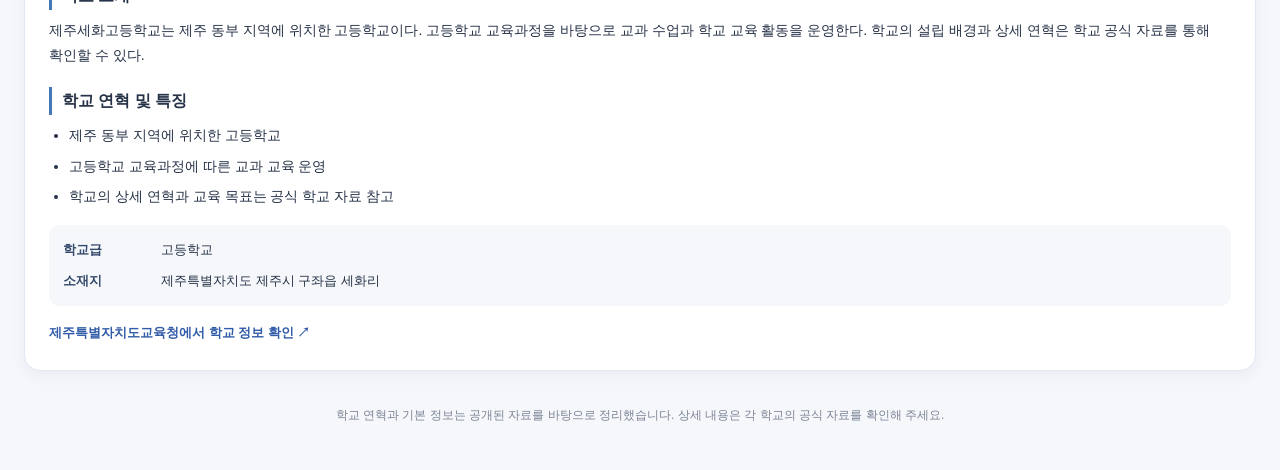
<file: web_project_updated/web_project_updated/web_project/content-box/schools.html>
<!DOCTYPE html>
<html lang="ko">
<head>
    <meta charset="UTF-8">
    <meta name="viewport" content="width=device-width, initial-scale=1.0">
    <title>학교 소개</title>
    <style>
        * {
            box-sizing: border-box;
        }

        html,
        body {
            width: 100%;
            height: 100%;
            margin: 0;
        }

        body {
            overflow-y: auto;
            overflow-x: hidden;
            font-family: "Noto Sans KR", Arial, sans-serif;
            color: #263247;
            background: #f5f7fb;
            line-height: 1.75;
        }

        .schools-page {
            width: 100%;
            padding: 24px;
        }

        .page-header {
            margin-bottom: 24px;
            padding: 24px;
            border-radius: 16px;
            color: white;
            background: linear-gradient(135deg, #243b70, #4776b8);
        }

        .page-header h1 {
            margin: 0 0 8px;
            font-size: 27px;
        }

        .page-header p {
            margin: 0;
            font-size: 14px;
            color: #e4ecff;
        }

        .school-card {
            margin-bottom: 22px;
            padding: 24px;
            border: 1px solid #e1e7f0;
            border-radius: 16px;
            background: #ffffff;
            box-shadow: 0 5px 16px rgba(30, 48, 80, 0.05);
        }

        .school-number {
            display: inline-block;
            margin-bottom: 8px;
            padding: 3px 10px;
            border-radius: 20px;
            color: #315ca8;
            background: #eaf1ff;
            font-size: 12px;
            font-weight: 700;
        }

        .school-card h2 {
            margin: 0 0 5px;
            color: #1d3155;
            font-size: 22px;
        }

        .school-type {
            margin: 0 0 18px;
            color: #758198;
            font-size: 13px;
        }

        .school-card h3 {
            margin: 20px 0 8px;
            padding-left: 10px;
            border-left: 3px solid #4776b8;
            font-size: 16px;
        }

        .school-card p {
            margin: 0;
            font-size: 14px;
            word-break: keep-all;
        }

        .history-list {
            margin: 0;
            padding-left: 20px;
            font-size: 14px;
        }

        .history-list li {
            margin: 6px 0;
        }

        .school-info {
            display: grid;
            grid-template-columns: 90px 1fr;
            gap: 8px;
            margin-top: 16px;
            padding: 14px;
            border-radius: 10px;
            background: #f5f7fb;
            font-size: 13px;
        }

        .school-info strong {
            color: #34496b;
        }

        .school-info span {
            overflow-wrap: anywhere;
        }

        .school-link {
            display: inline-block;
            margin-top: 16px;
            color: #315ca8;
            font-size: 13px;
            font-weight: 700;
            text-decoration: none;
        }

        .school-link:hover {
            text-decoration: underline;
        }

        .page-footer {
            padding: 12px 4px 20px;
            color: #7b8495;
            font-size: 12px;
            text-align: center;
        }

        @media (max-width: 480px) {
            .schools-page {
                padding: 14px;
            }

            .page-header,
            .school-card {
                padding: 18px;
            }

            .page-header h1 {
                font-size: 23px;
            }

            .school-card h2 {
                font-size: 20px;
            }
        }
    </style>
</head>
<body>
    <main class="schools-page">
        <header class="page-header">
            <h1>🏫 학교 소개</h1>
            <p>제주아라초등학교 · 제주아라중학교 · 제주세화고등학교</p>
        </header>

        <section class="school-card">
            <span class="school-number">01 · 초등학교</span>
            <h2>제주아라초등학교</h2>
            <p class="school-type">제주특별자치도 제주시 소재 공립 초등학교</p>

            <h3>학교 소개</h3>
            <p>
                제주아라초등학교는 제주시 중앙로에 위치한 공립 초등학교이다.
                초등교육을 담당하는 교육기관으로, 학교의 역사와 교육 활동에
                관한 정보는 공식 홈페이지에서 확인할 수 있다.
            </p>

            <h3>주요 연혁</h3>
            <ul class="history-list">
                <li>1933년 4월 — 아라삼공서당으로 개설</li>
                <li>1945년 10월 21일 — 아라공립국민학교로 승격·개칭</li>
                <li>1948년 — 제주 4·3 사건으로 교사가 전소되어 폐교</li>
                <li>1960년 9월 1일 — 광양국민학교 아라분교장으로 설립</li>
                <li>1963년 3월 6일 — 아라국민학교로 승격 개교</li>
            </ul>

            <div class="school-info">
                <strong>학교급</strong>
                <span>초등학교</span>
                <strong>설립 유형</strong>
                <span>공립</span>
                <strong>소재지</strong>
                <span>제주특별자치도 제주시 중앙로 518</span>
            </div>

            <a class="school-link"
               href="https://school.jje.go.kr/jejuara/main.do"
               target="_blank"
               rel="noopener noreferrer">
                아라초등학교 공식 홈페이지 ↗
            </a>
        </section>

        <section class="school-card">
            <span class="school-number">02 · 중학교</span>
            <h2>제주아라중학교</h2>
            <p class="school-type">제주특별자치도 제주시 소재 공립 중학교</p>

            <h3>학교 소개</h3>
            <p>
                제주아라중학교는 제주시 지역의 중등교육을 담당하는 학교이다.
                교과 교육과 다양한 학교 활동을 통해 중학교 교육과정을 운영한다.
            </p>

            <h3>주요 연혁</h3>
            <ul class="history-list">
                <li>1990년 12월 6일 — 아라중학교 설립 인가</li>
                <li>1992년 3월 1일 — 초대 교장 취임</li>
                <li>1992년 3월 2일 — 개교</li>
                <li>1995년 2월 25일 — 체육관 준공</li>
                <li>2011년 8월 31일 — 학교 대수선 공사 완료</li>
            </ul>

            <div class="school-info">
                <strong>학교급</strong>
                <span>중학교</span>
                <strong>설립 유형</strong>
                <span>공립</span>
                <strong>개교</strong>
                <span>1992년 3월</span>
            </div>

            <a class="school-link"
               href="https://www.jje.go.kr/"
               target="_blank"
               rel="noopener noreferrer">
                제주특별자치도교육청 ↗
            </a>
        </section>

        <section class="school-card">
            <span class="school-number">03 · 고등학교</span>
            <h2>제주세화고등학교</h2>
            <p class="school-type">제주특별자치도 제주시 구좌읍 세화리 소재 고등학교</p>

            <h3>학교 소개</h3>
            <p>
                제주세화고등학교는 제주 동부 지역에 위치한 고등학교이다.
                고등학교 교육과정을 바탕으로 교과 수업과 학교 교육 활동을 운영한다.
                학교의 설립 배경과 상세 연혁은 학교 공식 자료를 통해 확인할 수 있다.
            </p>

            <h3>학교 연혁 및 특징</h3>
            <ul class="history-list">
                <li>제주 동부 지역에 위치한 고등학교</li>
                <li>고등학교 교육과정에 따른 교과 교육 운영</li>
                <li>학교의 상세 연혁과 교육 목표는 공식 학교 자료 참고</li>
            </ul>

            <div class="school-info">
                <strong>학교급</strong>
                <span>고등학교</span>
                <strong>소재지</strong>
                <span>제주특별자치도 제주시 구좌읍 세화리</span>
            </div>

            <a class="school-link"
               href="https://www.jje.go.kr/"
               target="_blank"
               rel="noopener noreferrer">
                제주특별자치도교육청에서 학교 정보 확인 ↗
            </a>
        </section>

        <footer class="page-footer">
            학교 연혁과 기본 정보는 공개된 자료를 바탕으로 정리했습니다.
            상세 내용은 각 학교의 공식 자료를 확인해 주세요.
        </footer>
    </main>
</body>
</html>
</file>
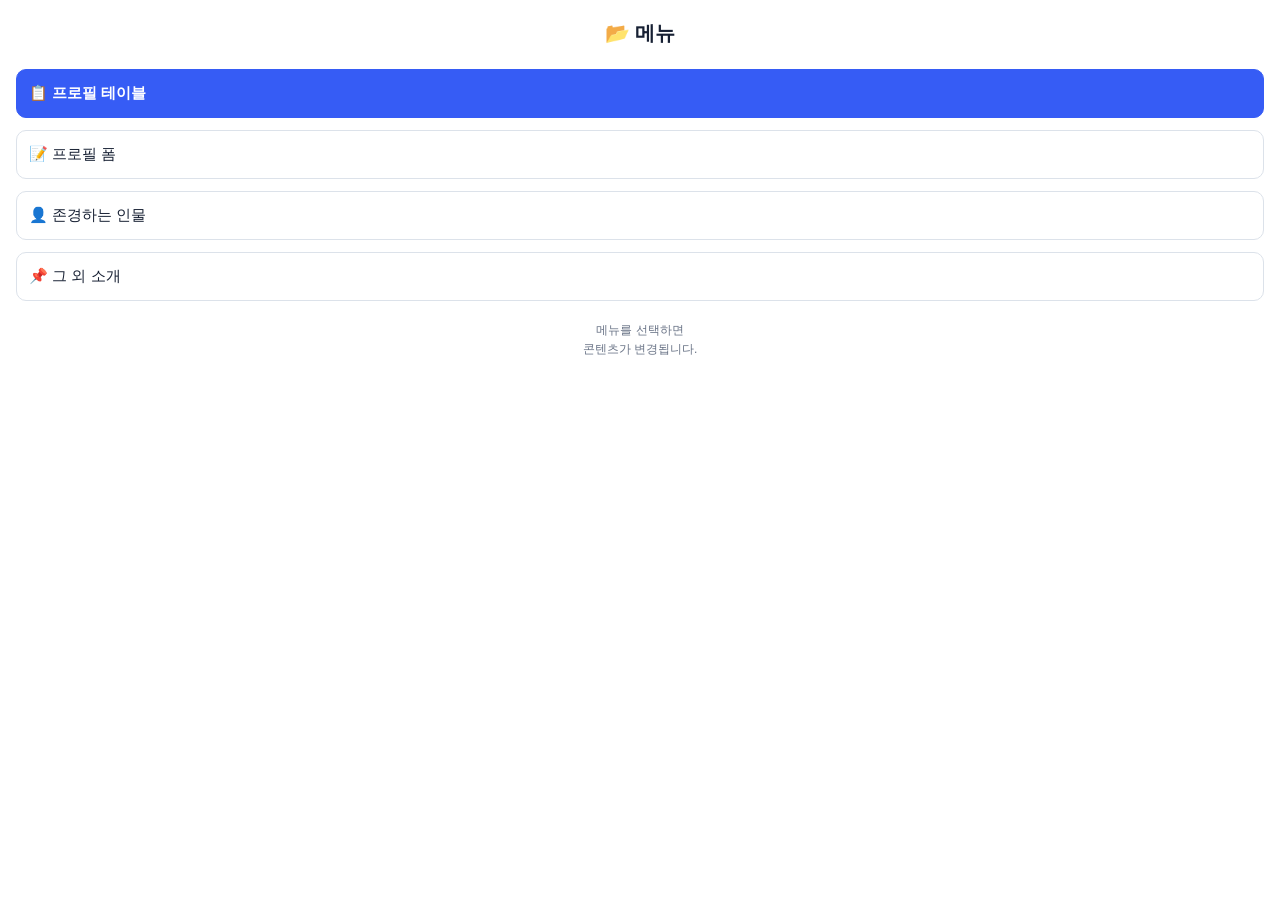
<file: web_project_updated/web_project_updated/web_project/iframe/menu.html>
<!DOCTYPE html>
<html lang="ko">
<head>
    <meta charset="UTF-8">
    <meta name="viewport" content="width=device-width, initial-scale=1.0">
    <title>메뉴</title>

    <style>
        * {
            box-sizing: border-box;
        }

        body {
            margin: 0;
            padding: 16px;
            font-family: "Noto Sans KR", Arial, sans-serif;
            color: #172033;
            background: transparent;
        }

        .menu-container {
            display: flex;
            flex-direction: column;
            gap: 12px;
        }

        .menu-title {
            margin: 4px 0 10px;
            font-size: 20px;
            text-align: center;
        }

        .menu-button {
            width: 100%;
            padding: 14px 12px;
            border: 1px solid #dce2ea;
            border-radius: 10px;
            background: #ffffff;
            color: #172033;
            font-size: 15px;
            text-align: left;
            cursor: pointer;
            transition: background 0.2s, border-color 0.2s;
        }

        .menu-button:hover {
            background: #eef2ff;
            border-color: #365cf5;
        }

        .menu-button.active {
            background: #365cf5;
            border-color: #365cf5;
            color: #ffffff;
            font-weight: 700;
        }

        .menu-description {
            margin-top: 8px;
            color: #697386;
            font-size: 12px;
            line-height: 1.6;
            text-align: center;
        }
    </style>
</head>

<body>
    <nav class="menu-container">
        <h2 class="menu-title">📂 메뉴</h2>

        <button type="button"
                class="menu-button active"
                data-page="profile-table">
            📋 프로필 테이블
        </button>

        <button type="button"
                class="menu-button"
                data-page="profile-form">
            📝 프로필 폼
        </button>

        <button type="button"
                class="menu-button"
                data-page="ahn">
            👤 존경하는 인물
        </button>

        
<button type="button" class="menu-button" data-page="extra">
    📌 그 외 소개
</button>


        <p class="menu-description">
            메뉴를 선택하면<br>
            콘텐츠가 변경됩니다.
        </p>
    </nav>

    <script>
        const menuButtons = document.querySelectorAll(".menu-button");

        menuButtons.forEach(function (button) {
            button.addEventListener("click", function () {
                const page = button.dataset.page;

                window.parent.postMessage({
                    type: "showPage",
                    page: page
                }, "*");

                menuButtons.forEach(function (item) {
                    item.classList.remove("active");
                });

                button.classList.add("active");
            });
        });
    </script>
</body>
</html>
</file>
<file: web_project_updated/web_project_updated/web_project/style.css>
:root{
  --bg:#eef2f7;
  --card:#ffffff;
  --text:#172033;
  --muted:#697386;
  --line:#dce2ea;
  --accent:#365cf5;
  --accent-soft:#eef2ff;
  --shadow:0 18px 50px rgba(28,39,63,.10);
  --radius:22px;
}

*{box-sizing:border-box}

body{
  margin:0;
  min-height:100vh;
  font-family:"Noto Sans KR","Malgun Gothic",sans-serif;
  color:var(--text);
  background:
    radial-gradient(circle at 10% 0%,rgba(54,92,245,.10),transparent 28%),
    linear-gradient(135deg,#f8fafc 0%,var(--bg) 100%);
}

a{
  color:inherit;
  text-decoration:none;
}

button,input,textarea,select{font:inherit}

.page{
  width:min(1180px,94%);
  margin:42px auto;
}

.topbar{
  display:flex;
  justify-content:space-between;
  align-items:flex-end;
  gap:20px;
  margin-bottom:20px;
}

.eyebrow{
  margin:0 0 7px;
  color:var(--accent);
  font-size:.78rem;
  font-weight:800;
  letter-spacing:.12em;
}

h1{
  margin:0;
  font-size:clamp(1.8rem,3vw,2.6rem);
  letter-spacing:-.055em;
}

.topbar p{
  margin:8px 0 0;
  color:var(--muted);
  font-size:.92rem;
}

.actions{
  display:flex;
  gap:8px;
  flex-wrap:wrap;
  justify-content:flex-end;
}

button{
  border:1px solid var(--line);
  background:#fff;
  color:var(--text);
  border-radius:11px;
  padding:10px 14px;
  cursor:pointer;
  transition:.18s ease;
}

button:hover{
  transform:translateY(-1px);
  box-shadow:0 6px 16px rgba(20,30,50,.08);
}

button.primary{
  background:var(--accent);
  color:#fff;
  border-color:var(--accent);
}

button.ghost{background:rgba(255,255,255,.72)}

.card {
  background: #b5efaf;
  border: 1px solid rgba(93, 108, 127, 0.9);
  border-radius: var(--radius);
  box-shadow: var(--shadow);
}

.intro-card {
  overflow: hidden;
  margin-bottom: 20px;
}

.intro-layout {
    display: grid;
    grid-template-columns: 1fr 3fr;
    gap: 20px;
    align-items: stretch;
}

.menu-box {
    min-width: 0;
    height: 500px;
    box-sizing: border-box;
    background: #fff;
    border: 1px solid rgba(93, 108, 127, 0.5);
    border-radius: 12px;
    overflow: hidden;
}

.content-box {
    min-width: 0;
    height: 500px;
    box-sizing: border-box;
    background: #fff;
    border: 1px solid rgba(93, 108, 127, 0.5);
    border-radius: 12px;
    overflow: hidden;
    padding: 0;
}

#profileContent {
    width: 100%;
    height: 100%;
    overflow-y: auto;
    overflow-x: hidden;
}

#ahnContent {
    display: none;
    width: 100%;
    height: 100%;
    border: 0;
}

.intro-table {
    width: 100%;
    border-collapse: collapse;
    margin: 0;
}

@media (max-width: 900px) {
    .intro-layout {
        grid-template-columns: 1fr;
    }

    .menu-box {
        min-height: 180px;
    }

    .content-box {
        height: 500px;
    }
}

.intro-head{
  padding:26px 30px 20px;
  border-bottom:1px solid var(--line);
  display:flex;
  align-items:center;
  justify-content:space-between;
  gap:16px;
}

.intro-head h2{
  margin:0;
  font-size:1.18rem;
  letter-spacing:-.035em;
}

.student-id{
  color:var(--accent);
  background:var(--accent-soft);
  padding:7px 10px;
  border-radius:999px;
  font-size:.75rem;
  font-weight:800;
}

.intro-table-wrap{
  padding:28px 30px 30px;
  overflow-x:auto;
}

.intro-table{
  width:585px;
  max-width:100%;
  margin:0 auto;
  border:1px solid var(--line);
  border-radius:16px;
  border-spacing:0;
  border-collapse:separate;
  overflow:hidden;
  background:#fff;
}

.intro-table > tbody > tr > td{
  border-bottom:1px solid var(--line);
}

.intro-table > tbody > tr:last-child > td{
  border-bottom:0;
}

.inner-table{
  width:100%;
  height:166px;
  border:5px solid #b9c4d5;
  border-color:#b9c4d5;
  border-spacing:2px;
  border-collapse:separate;
  background:#fff;
}

.inner-table td{
  border:10px solid #e1e6ee;
  padding:10px;
  text-align:center;
  vertical-align:middle;
  font-size:.86rem;
}

.inner-table .label-cell{
  background:#f5f7fa;
  font-weight:800;
  color:#445066;
}

.inner-table .value-cell{
  color:#303b4e;
}

.inner-table .certificate-cell{
  background:#fff0f3;
  color:#9b3d55;
  font-weight:800;
}

.profile-photo{
  width:90%;
  max-width:220px;
  height:190px;
  object-fit:cover;
  border-radius:12px;
  border:1px solid var(--line);
  background:#f4f6f8;
}

.favorite-links{
  display:flex;
  flex-direction:column;
  gap:9px;
  padding:8px;
}

.favorite-links a{
  display:block;
  padding:11px 12px;
  border-radius:10px;
  background:var(--accent-soft);
  color:var(--accent);
  font-size:.82rem;
  font-weight:800;
  border:2px solid var(--accent);
  box-shadow:0 2px 5px rgba(0,0,0,.12);
  transition:.18s ease;
}

.favorite-links a:hover{
  background:var(--accent);
  color:#fff;
  border-color:var(--accent);
  box-shadow:0 4px 10px rgba(0,0,0,.2);
  transform:translateY(-1px);
}

.video-box{
  display:flex;
  flex-direction:column;
  align-items:center;
  gap:10px;
}

.video-box embed{
  width:300px;
  max-width:100%;
  height:200px;
  border:1px solid var(--line);
  border-radius:12px;
  background:#111827;
}

.video-caption{
  font-size:.82rem;
  font-weight:800;
  color:#316558;
}

.layout{
  display:grid;
  grid-template-columns:minmax(0,1.25fr) minmax(300px,.75fr);
  gap:20px;
  align-items:start;
}

.profile-card{overflow:hidden}

.card-head{
  padding:26px 30px 20px;
  border-bottom:1px solid var(--line);
  display:flex;
  align-items:center;
  justify-content:space-between;
  gap:16px;
}

.card-head h2{
  margin:0;
  font-size:1.18rem;
  letter-spacing:-.035em;
}

.required-note{
  color:var(--muted);
  font-size:.78rem;
}

form{padding:28px 30px 30px}

.section{
  margin-bottom:28px;
}

.section:last-child{
  margin-bottom:0;
}

.section-title{
  display:flex;
  align-items:center;
  gap:10px;
  margin:0 0 17px;
  font-size:.88rem;
  font-weight:800;
  color:#445066;
}

.section-title::after{
  content:"";
  height:1px;
  flex:1;
  background:var(--line);
}

.field{
  display:grid;
  grid-template-columns:118px minmax(0,1fr);
  align-items:center;
  gap:18px;
  margin:14px 0;
}

.field > label{
  font-weight:700;
  font-size:.91rem;
}

.required::after{
  content:" *";
  color:#ef4444;
}

input[type="text"],
input[type="email"],
input[type="url"],
input[type="tel"],
input[type="date"],
input[type="number"],
textarea{
  width:100%;
  border:1px solid var(--line);
  background:#fbfcfe;
  color:var(--text);
  border-radius:11px;
  outline:none;
  padding:11px 13px;
  transition:.18s ease;
}

input:focus,
textarea:focus,
select:focus{
  border-color:var(--accent);
  background:#fff;
  box-shadow:0 0 0 4px rgba(54,92,245,.10);
}

.gender{
  display:flex;
  align-items:center;
  gap:18px;
}

.radio{
  display:flex;
  align-items:center;
  gap:7px;
  cursor:pointer;
}

input[type="radio"]{
  accent-color:var(--accent);
  width:17px;
  height:17px;
}

.phone{
  display:grid;
  grid-template-columns:100px 1fr 1fr;
  gap:8px;
}

.phone input{
  text-align:center;
}

.phone select{
  border:1px solid var(--line);
  background:#fbfcfe;
  border-radius:11px;
  padding:11px 8px;
  outline:none;
}

.unit{
  display:flex;
  align-items:center;
  gap:9px;
}

.unit input{
  flex:1;
}

.unit span{
  font-size:.86rem;
  color:var(--muted);
  font-weight:700;
}

.range-wrap{
  display:grid;
  grid-template-columns:1fr auto;
  gap:14px;
  align-items:center;
}

input[type="range"]{
  width:100%;
  accent-color:var(--accent);
  cursor:pointer;
}

.range-value{
  min-width:70px;
  padding:8px 10px;
  text-align:center;
  border-radius:10px;
  background:var(--accent-soft);
  color:var(--accent);
  font-weight:800;
}

.range-meta{
  display:flex;
  justify-content:space-between;
  color:#8a94a6;
  font-size:.73rem;
  margin-top:5px;
}

textarea{
  min-height:125px;
  resize:vertical;
  line-height:1.65;
}

.hint{
  margin:7px 0 0;
  color:#8a94a6;
  font-size:.75rem;
}

.bottom-actions{
  display:flex;
  justify-content:flex-end;
  gap:9px;
  padding-top:10px;
}

.preview{
  position:sticky;
  top:22px;
  padding:24px;
}

.preview-top{
  display:flex;
  justify-content:space-between;
  align-items:center;
  margin-bottom:20px;
}

.preview-top h2{
  margin:0;
  font-size:1.05rem;
}

.status{
  font-size:.7rem;
  font-weight:800;
  color:#15803d;
  background:#ecfdf3;
  padding:6px 9px;
  border-radius:999px;
}

.mini-profile{
  border:1px solid var(--line);
  border-radius:18px;
  padding:22px;
  background:linear-gradient(145deg,#fff,#f8faff);
}

.avatar{
  width:62px;
  height:62px;
  display:grid;
  place-items:center;
  border-radius:50%;
  background:var(--accent-soft);
  color:var(--accent);
  font-size:1.45rem;
  font-weight:900;
  margin-bottom:15px;
}

.preview-name{
  margin:0;
  font-size:1.45rem;
  letter-spacing:-.04em;
}

.preview-meta{
  margin:6px 0 19px;
  color:var(--muted);
  font-size:.8rem;
}


.chips{
  display:flex;
  flex-wrap:wrap;
  gap:7px;
  margin-bottom:18px;
}

.chip{
  padding:7px 9px;
  border-radius:9px;
  background:#f1f4f8;
  color:#4f5b70;
  font-size:.74rem;
  font-weight:700;
}

.quote{
  margin:0;
  padding:15px;
  border-left:3px solid var(--accent);
  background:#f8f9ff;
  border-radius:0 10px 10px 0;
  color:#4d586c;
  font-size:.82rem;
  line-height:1.65;
  white-space:pre-line;
}

.progress-box{
  margin-top:15px;
  padding:15px;
  border-radius:14px;
  background:#f7f8fa;
}

.progress-head{
  display:flex;
  justify-content:space-between;
  font-size:.75rem;
  font-weight:800;
  margin-bottom:9px;
}

.progress{
  height:7px;
  background:#e6e9ef;
  border-radius:99px;
  overflow:hidden;
}

.progress > span{
  display:block;
  width:0;
  height:100%;
  background:var(--accent);
  border-radius:inherit;
  transition:.25s ease;
}

.privacy{
  margin:17px 2px 0;
  color:#8a94a6;
  font-size:.72rem;
  line-height:1.55;
}

.toast{
  position:fixed;
  left:50%;
  bottom:25px;
  transform:translate(-50%,20px);
  opacity:0;
  pointer-events:none;
  background:#172033;
  color:#fff;
  padding:11px 15px;
  border-radius:11px;
  font-size:.82rem;
  transition:.22s ease;
  z-index:10;
}

.toast.show{
  opacity:1;
  transform:translate(-50%,0);
}


@media(max-width:850px){
  .layout{
    grid-template-columns:1fr;
  }

  .preview{
    position:static;
  }
}

@media(max-width:620px){
  .page{
    width:94%;
    margin:24px auto;
  }

  .topbar{
    align-items:flex-start;
    flex-direction:column;
  }

  .actions{
    justify-content:flex-start;
  }

  .field{
    grid-template-columns:1fr;
    gap:7px;
  }

  .phone{
    grid-template-columns:82px 1fr 1fr;
  }

  .intro-head,
  .card-head,
  form{
    padding-left:20px;
    padding-right:20px;
  }

  .intro-table-wrap{
    padding:20px;
  }

  .inner-table td{
    font-size:.76rem;
  }
}


@media(prefers-reduced-motion:reduce){
  *{
    scroll-behavior:auto!important;
    transition:none!important;
  }
}


.other-intro-section {
    scroll-margin-top: 20px;
}

.extra-menu {
    display: flex;
    flex-wrap: wrap;
    gap: 10px;
    margin: 16px 0;
}

.extra-button {
    padding: 11px 18px;
    background: #fff;
    color: #287a35;
    border: 1px solid rgba(93, 108, 127, 0.5);
    border-radius: 10px;
    font-size: 15px;
    font-weight: 600;
    cursor: pointer;
    transition: background 0.2s, color 0.2s;
}

.extra-button:hover {
    background: #edf9e9;
}

.extra-button.active {
    background: #b5efaf;
    color: #205b2a;
    border-color: #78c96f;
}

/* 콘텐츠 표시 영역 */
.extra-content-box {
    width: 100%;
    height: 500px;
    margin-top: 16px;
    overflow: hidden;
    border: 1px solid rgba(93, 108, 127, 0.5);
    border-radius: 12px;
}

.extra-content-box iframe {
    display: block;
    width: 100%;
    height: 100%;
    border: 0;
}
</file>
